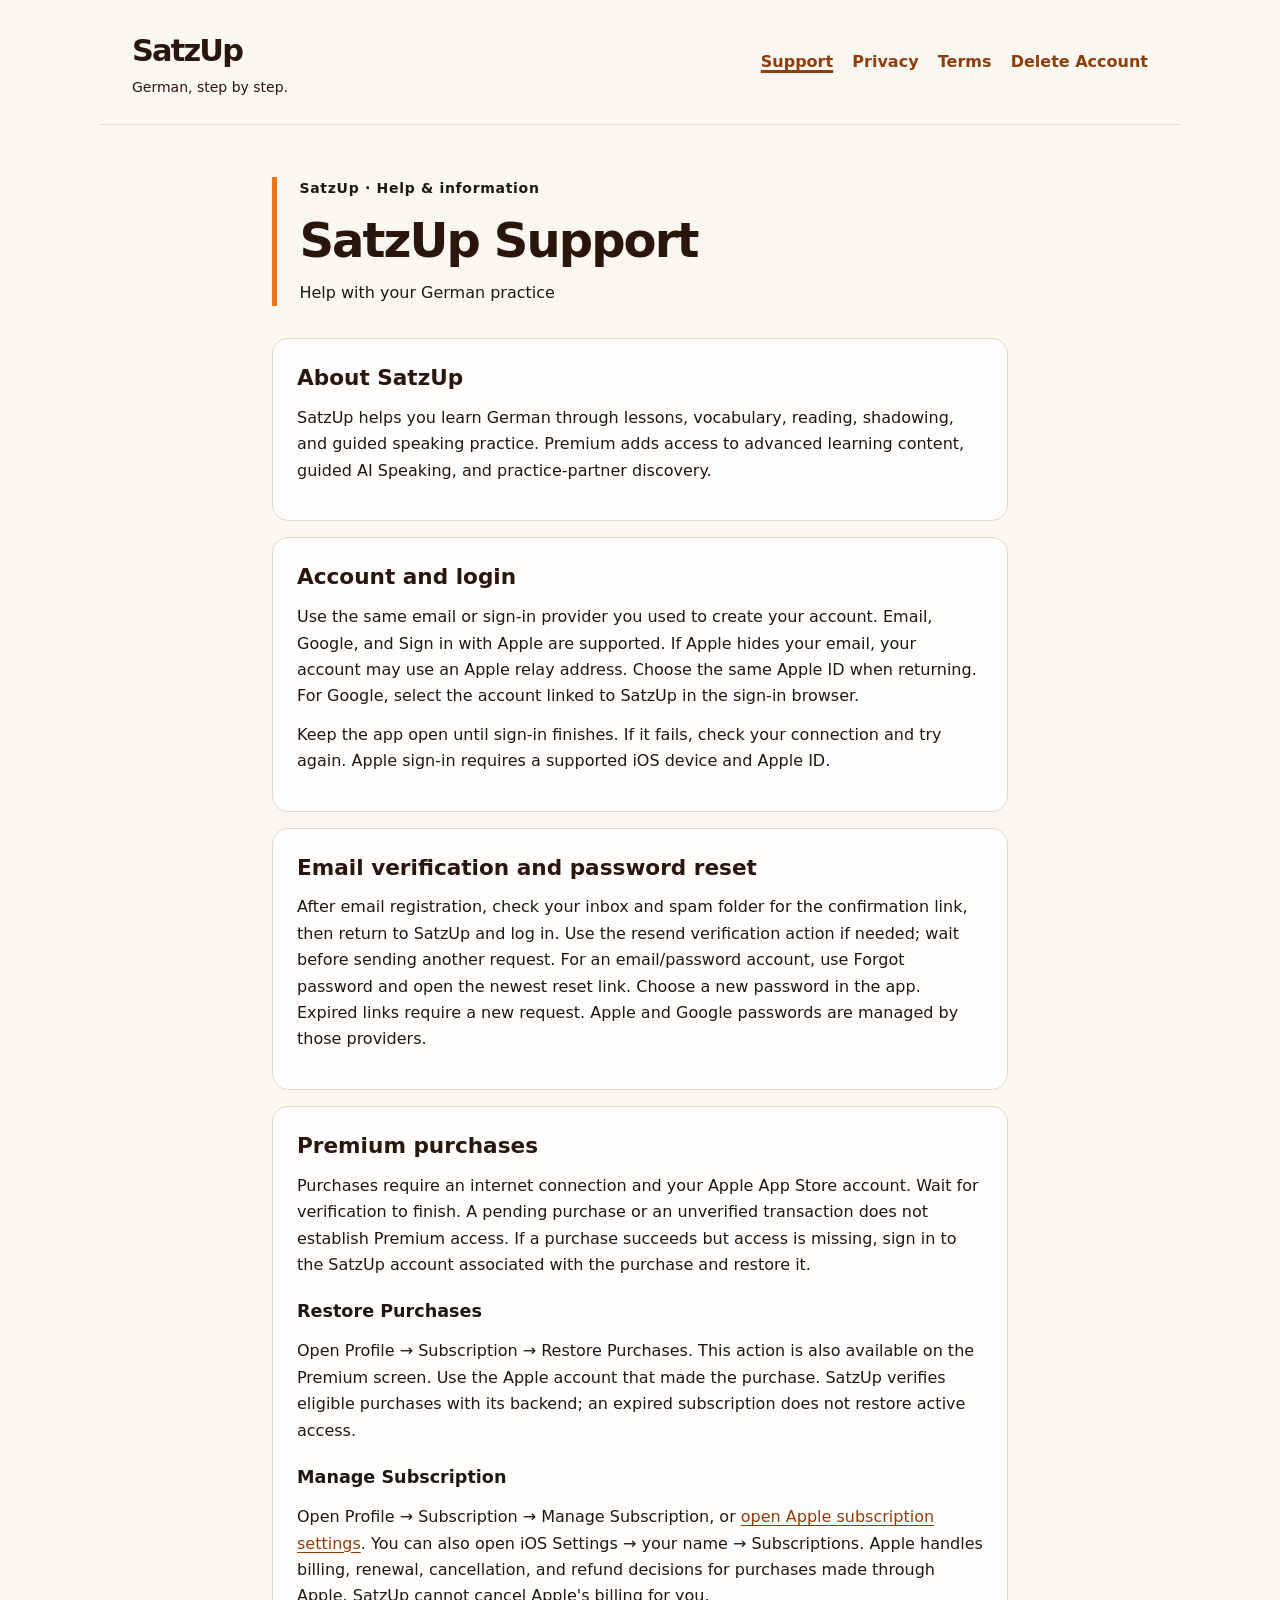
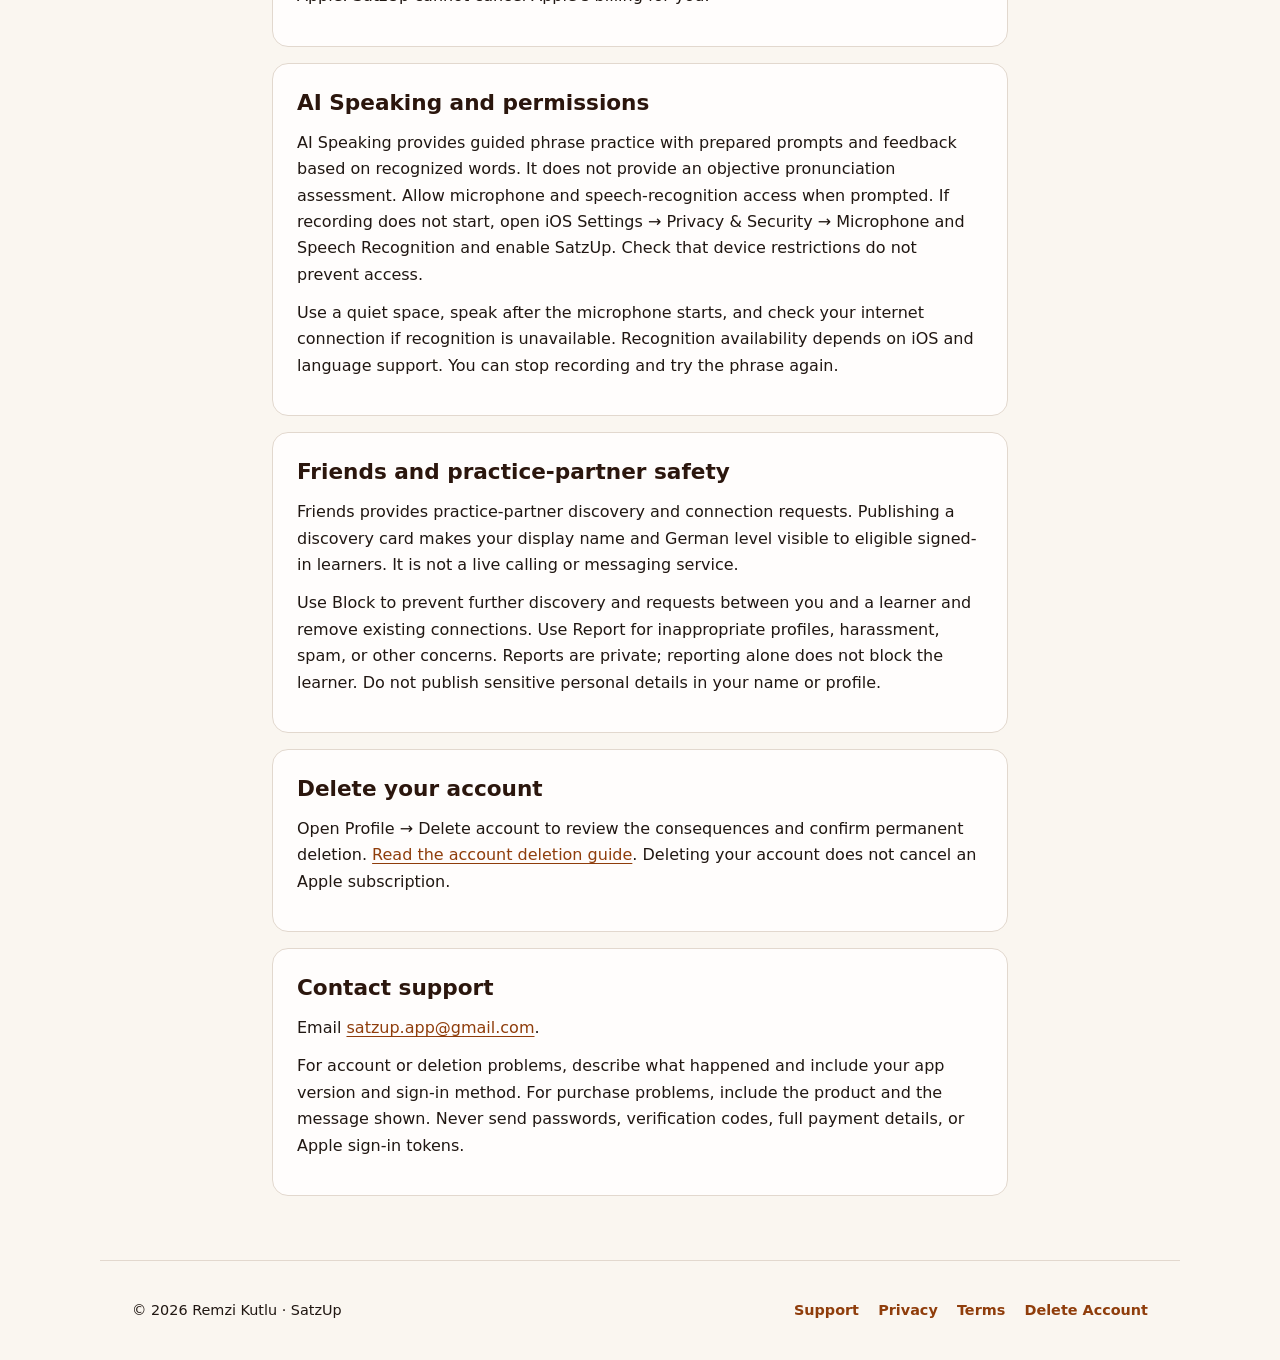
<file: index.html>
<!doctype html>
<html lang="en"><head><meta charset="utf-8"><meta name="viewport" content="width=device-width, initial-scale=1"><meta name="description" content="SatzUp Support for SatzUp German learning."><title>SatzUp Support · SatzUp</title><link rel="stylesheet" href="styles.css"></head>
<body><a class="skip" href="#main">Skip to content</a><header><a class="brand" href="index.html">SatzUp<span>German, step by step.</span></a><nav aria-label="Main navigation"><a aria-current="page" href="index.html">Support</a><a href="privacy.html">Privacy</a><a href="terms.html">Terms</a><a href="delete-account.html">Delete Account</a></nav></header><main id="main"><div class="heading"><p class="eyebrow">SatzUp · Help &amp; information</p><h1>SatzUp Support</h1><p>Help with your German practice</p></div>
<section><h2>About SatzUp</h2><p>SatzUp helps you learn German through lessons, vocabulary, reading, shadowing, and guided speaking practice. Premium adds access to advanced learning content, guided AI Speaking, and practice-partner discovery.</p></section>
<section><h2>Account and login</h2><p>Use the same email or sign-in provider you used to create your account. Email, Google, and Sign in with Apple are supported. If Apple hides your email, your account may use an Apple relay address. Choose the same Apple ID when returning. For Google, select the account linked to SatzUp in the sign-in browser.</p><p>Keep the app open until sign-in finishes. If it fails, check your connection and try again. Apple sign-in requires a supported iOS device and Apple ID.</p></section>
<section><h2>Email verification and password reset</h2><p>After email registration, check your inbox and spam folder for the confirmation link, then return to SatzUp and log in. Use the resend verification action if needed; wait before sending another request. For an email/password account, use Forgot password and open the newest reset link. Choose a new password in the app. Expired links require a new request. Apple and Google passwords are managed by those providers.</p></section>
<section><h2>Premium purchases</h2><p>Purchases require an internet connection and your Apple App Store account. Wait for verification to finish. A pending purchase or an unverified transaction does not establish Premium access. If a purchase succeeds but access is missing, sign in to the SatzUp account associated with the purchase and restore it.</p><h3>Restore Purchases</h3><p>Open Profile → Subscription → Restore Purchases. This action is also available on the Premium screen. Use the Apple account that made the purchase. SatzUp verifies eligible purchases with its backend; an expired subscription does not restore active access.</p><h3>Manage Subscription</h3><p>Open Profile → Subscription → Manage Subscription, or <a href="https://apps.apple.com/account/subscriptions">open Apple subscription settings</a>. You can also open iOS Settings → your name → Subscriptions. Apple handles billing, renewal, cancellation, and refund decisions for purchases made through Apple. SatzUp cannot cancel Apple's billing for you.</p></section>
<section><h2>AI Speaking and permissions</h2><p>AI Speaking provides guided phrase practice with prepared prompts and feedback based on recognized words. It does not provide an objective pronunciation assessment. Allow microphone and speech-recognition access when prompted. If recording does not start, open iOS Settings → Privacy &amp; Security → Microphone and Speech Recognition and enable SatzUp. Check that device restrictions do not prevent access.</p><p>Use a quiet space, speak after the microphone starts, and check your internet connection if recognition is unavailable. Recognition availability depends on iOS and language support. You can stop recording and try the phrase again.</p></section>
<section><h2>Friends and practice-partner safety</h2><p>Friends provides practice-partner discovery and connection requests. Publishing a discovery card makes your display name and German level visible to eligible signed-in learners. It is not a live calling or messaging service.</p><p>Use Block to prevent further discovery and requests between you and a learner and remove existing connections. Use Report for inappropriate profiles, harassment, spam, or other concerns. Reports are private; reporting alone does not block the learner. Do not publish sensitive personal details in your name or profile.</p></section>
<section><h2>Delete your account</h2><p>Open Profile → Delete account to review the consequences and confirm permanent deletion. <a href="delete-account.html">Read the account deletion guide</a>. Deleting your account does not cancel an Apple subscription.</p></section>
<section id="contact"><h2>Contact support</h2><p>Email <a href="mailto:satzup.app@gmail.com">satzup.app@gmail.com</a>.</p><p>For account or deletion problems, describe what happened and include your app version and sign-in method. For purchase problems, include the product and the message shown. Never send passwords, verification codes, full payment details, or Apple sign-in tokens.</p></section></main><footer><p>© 2026 Remzi Kutlu · SatzUp</p><nav aria-label="Main navigation"><a href="index.html">Support</a><a href="privacy.html">Privacy</a><a href="terms.html">Terms</a><a href="delete-account.html">Delete Account</a></nav></footer></body></html>
</file>
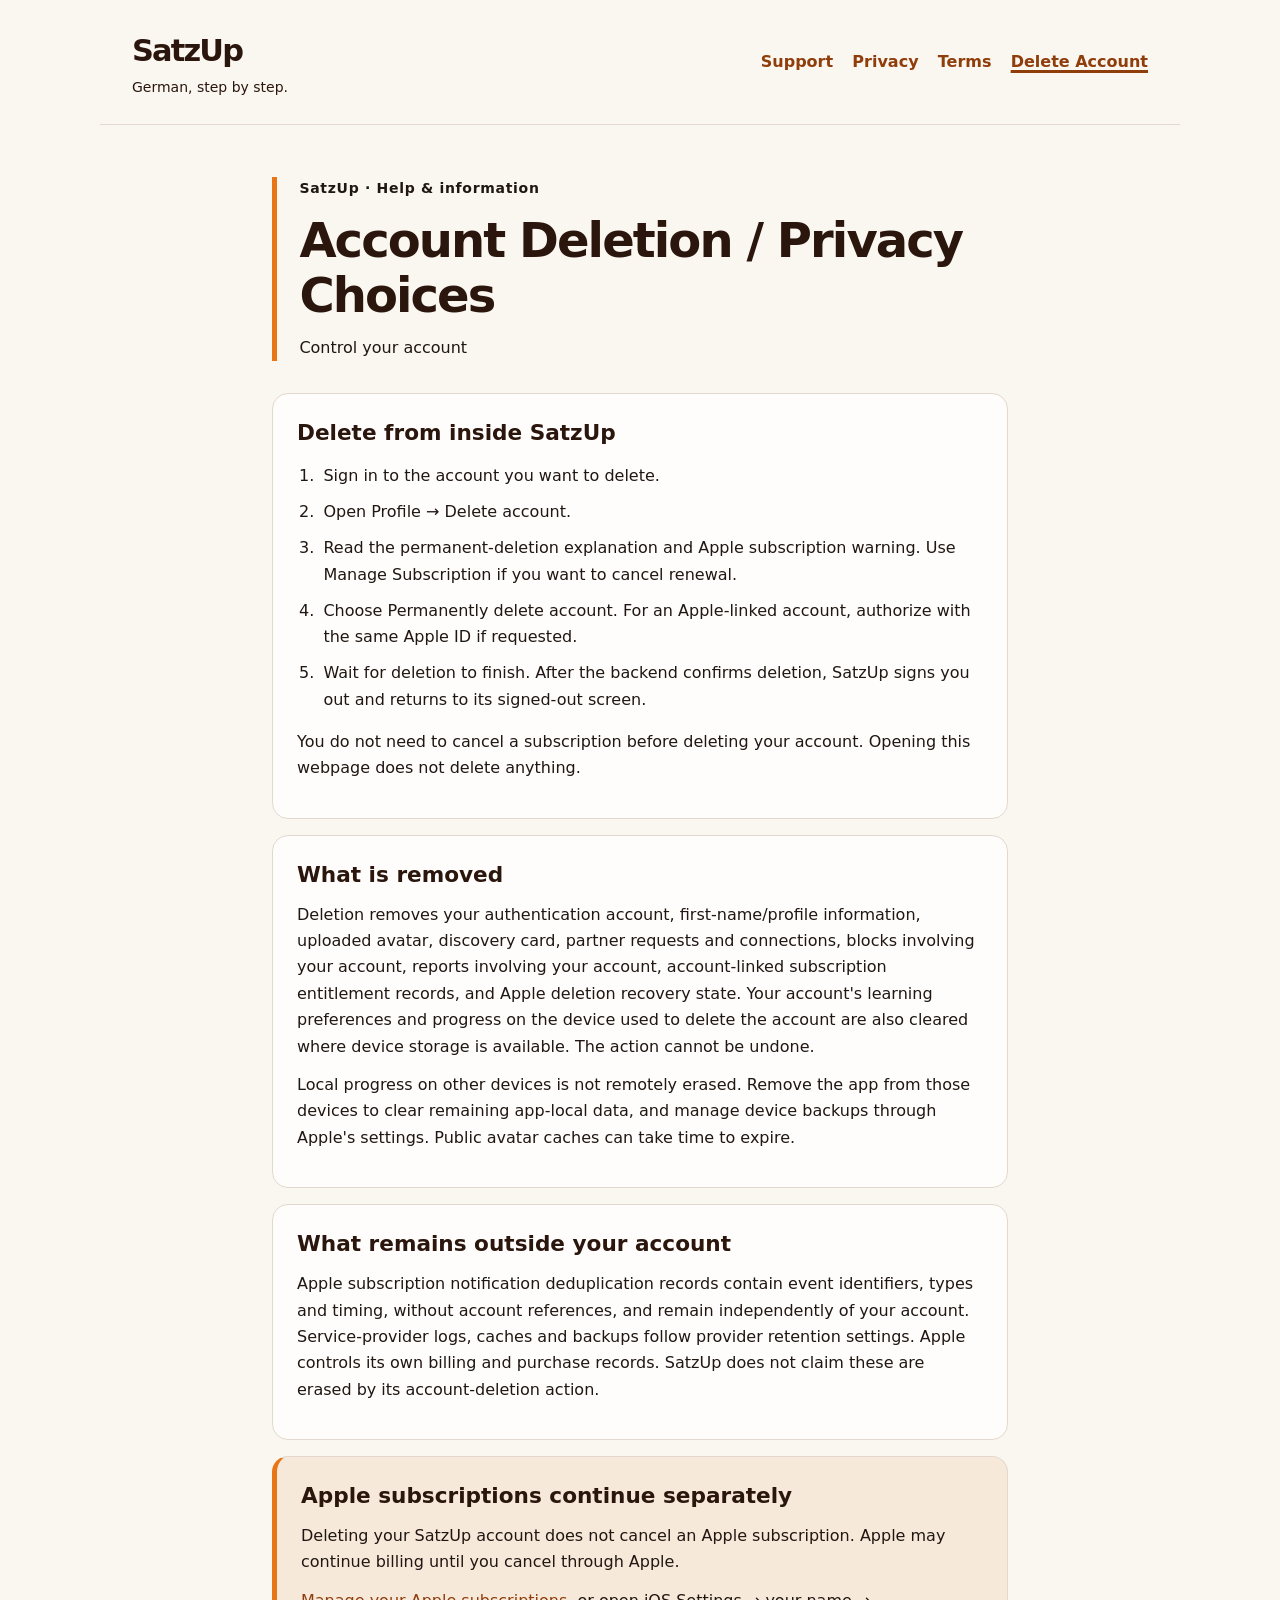
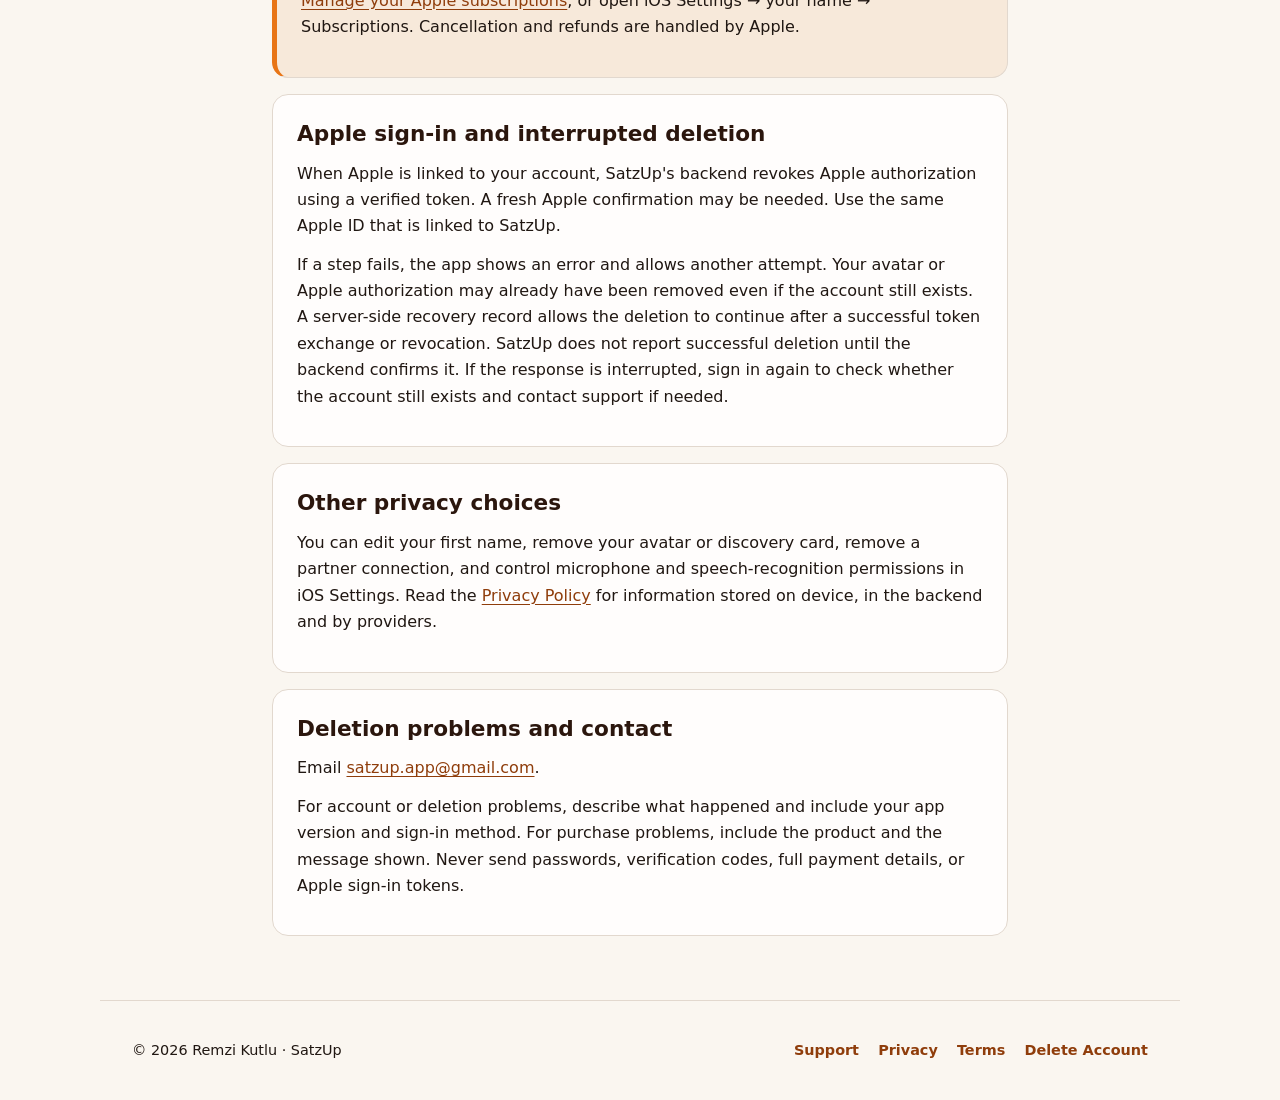
<file: delete-account.html>
<!doctype html>
<html lang="en"><head><meta charset="utf-8"><meta name="viewport" content="width=device-width, initial-scale=1"><meta name="description" content="Account Deletion / Privacy Choices for SatzUp German learning."><title>Account Deletion / Privacy Choices · SatzUp</title><link rel="stylesheet" href="styles.css"></head>
<body><a class="skip" href="#main">Skip to content</a><header><a class="brand" href="index.html">SatzUp<span>German, step by step.</span></a><nav aria-label="Main navigation"><a href="index.html">Support</a><a href="privacy.html">Privacy</a><a href="terms.html">Terms</a><a aria-current="page" href="delete-account.html">Delete Account</a></nav></header><main id="main"><div class="heading"><p class="eyebrow">SatzUp · Help &amp; information</p><h1>Account Deletion / Privacy Choices</h1><p>Control your account</p></div>
<section><h2>Delete from inside SatzUp</h2><ol><li>Sign in to the account you want to delete.</li><li>Open Profile → Delete account.</li><li>Read the permanent-deletion explanation and Apple subscription warning. Use Manage Subscription if you want to cancel renewal.</li><li>Choose Permanently delete account. For an Apple-linked account, authorize with the same Apple ID if requested.</li><li>Wait for deletion to finish. After the backend confirms deletion, SatzUp signs you out and returns to its signed-out screen.</li></ol><p>You do not need to cancel a subscription before deleting your account. Opening this webpage does not delete anything.</p></section>
<section><h2>What is removed</h2><p>Deletion removes your authentication account, first-name/profile information, uploaded avatar, discovery card, partner requests and connections, blocks involving your account, reports involving your account, account-linked subscription entitlement records, and Apple deletion recovery state. Your account's learning preferences and progress on the device used to delete the account are also cleared where device storage is available. The action cannot be undone.</p><p>Local progress on other devices is not remotely erased. Remove the app from those devices to clear remaining app-local data, and manage device backups through Apple's settings. Public avatar caches can take time to expire.</p></section>
<section><h2>What remains outside your account</h2><p>Apple subscription notification deduplication records contain event identifiers, types and timing, without account references, and remain independently of your account. Service-provider logs, caches and backups follow provider retention settings. Apple controls its own billing and purchase records. SatzUp does not claim these are erased by its account-deletion action.</p></section>
<section class="notice"><h2>Apple subscriptions continue separately</h2><p>Deleting your SatzUp account does not cancel an Apple subscription. Apple may continue billing until you cancel through Apple.</p><p><a href="https://apps.apple.com/account/subscriptions">Manage your Apple subscriptions</a>, or open iOS Settings → your name → Subscriptions. Cancellation and refunds are handled by Apple.</p></section>
<section><h2>Apple sign-in and interrupted deletion</h2><p>When Apple is linked to your account, SatzUp's backend revokes Apple authorization using a verified token. A fresh Apple confirmation may be needed. Use the same Apple ID that is linked to SatzUp.</p><p>If a step fails, the app shows an error and allows another attempt. Your avatar or Apple authorization may already have been removed even if the account still exists. A server-side recovery record allows the deletion to continue after a successful token exchange or revocation. SatzUp does not report successful deletion until the backend confirms it. If the response is interrupted, sign in again to check whether the account still exists and contact support if needed.</p></section>
<section><h2>Other privacy choices</h2><p>You can edit your first name, remove your avatar or discovery card, remove a partner connection, and control microphone and speech-recognition permissions in iOS Settings. Read the <a href="privacy.html">Privacy Policy</a> for information stored on device, in the backend and by providers.</p></section>
<section><h2>Deletion problems and contact</h2><p>Email <a href="mailto:satzup.app@gmail.com">satzup.app@gmail.com</a>.</p><p>For account or deletion problems, describe what happened and include your app version and sign-in method. For purchase problems, include the product and the message shown. Never send passwords, verification codes, full payment details, or Apple sign-in tokens.</p></section></main><footer><p>© 2026 Remzi Kutlu · SatzUp</p><nav aria-label="Main navigation"><a href="index.html">Support</a><a href="privacy.html">Privacy</a><a href="terms.html">Terms</a><a href="delete-account.html">Delete Account</a></nav></footer></body></html>
</file>
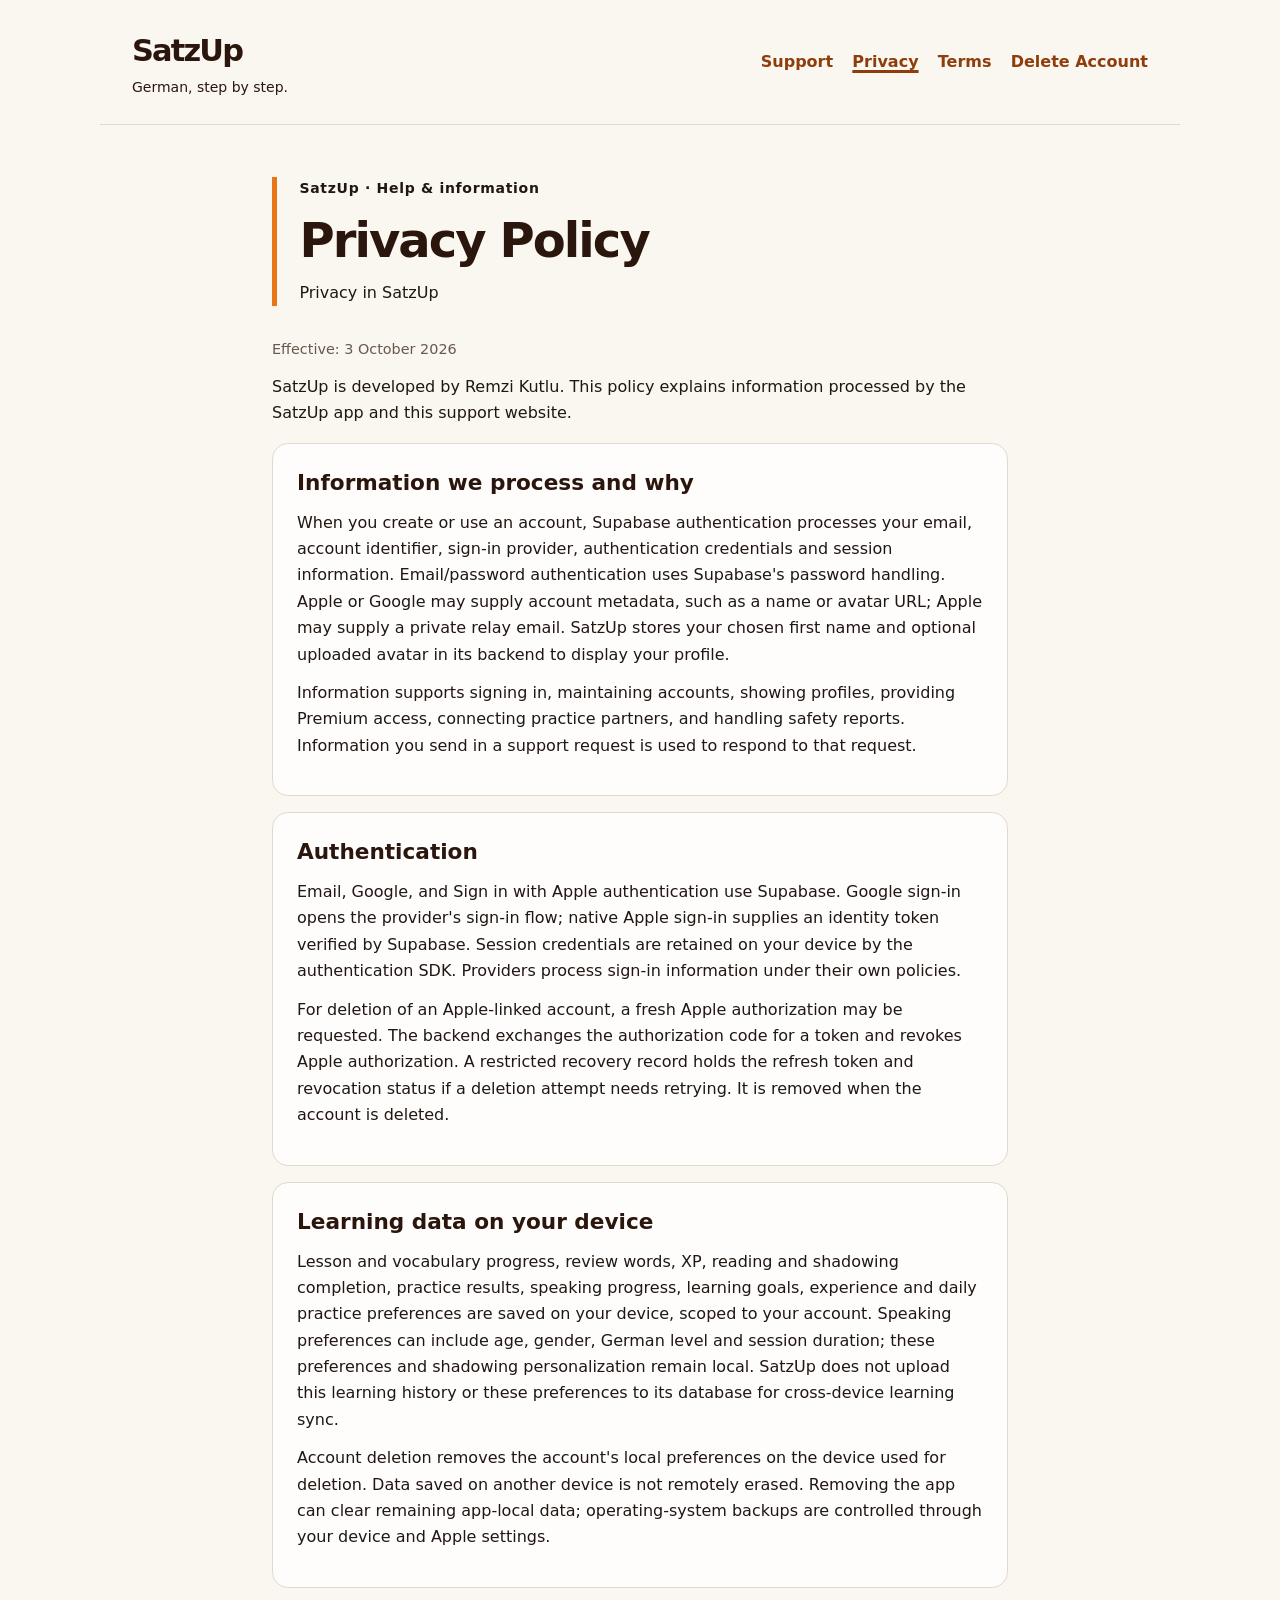
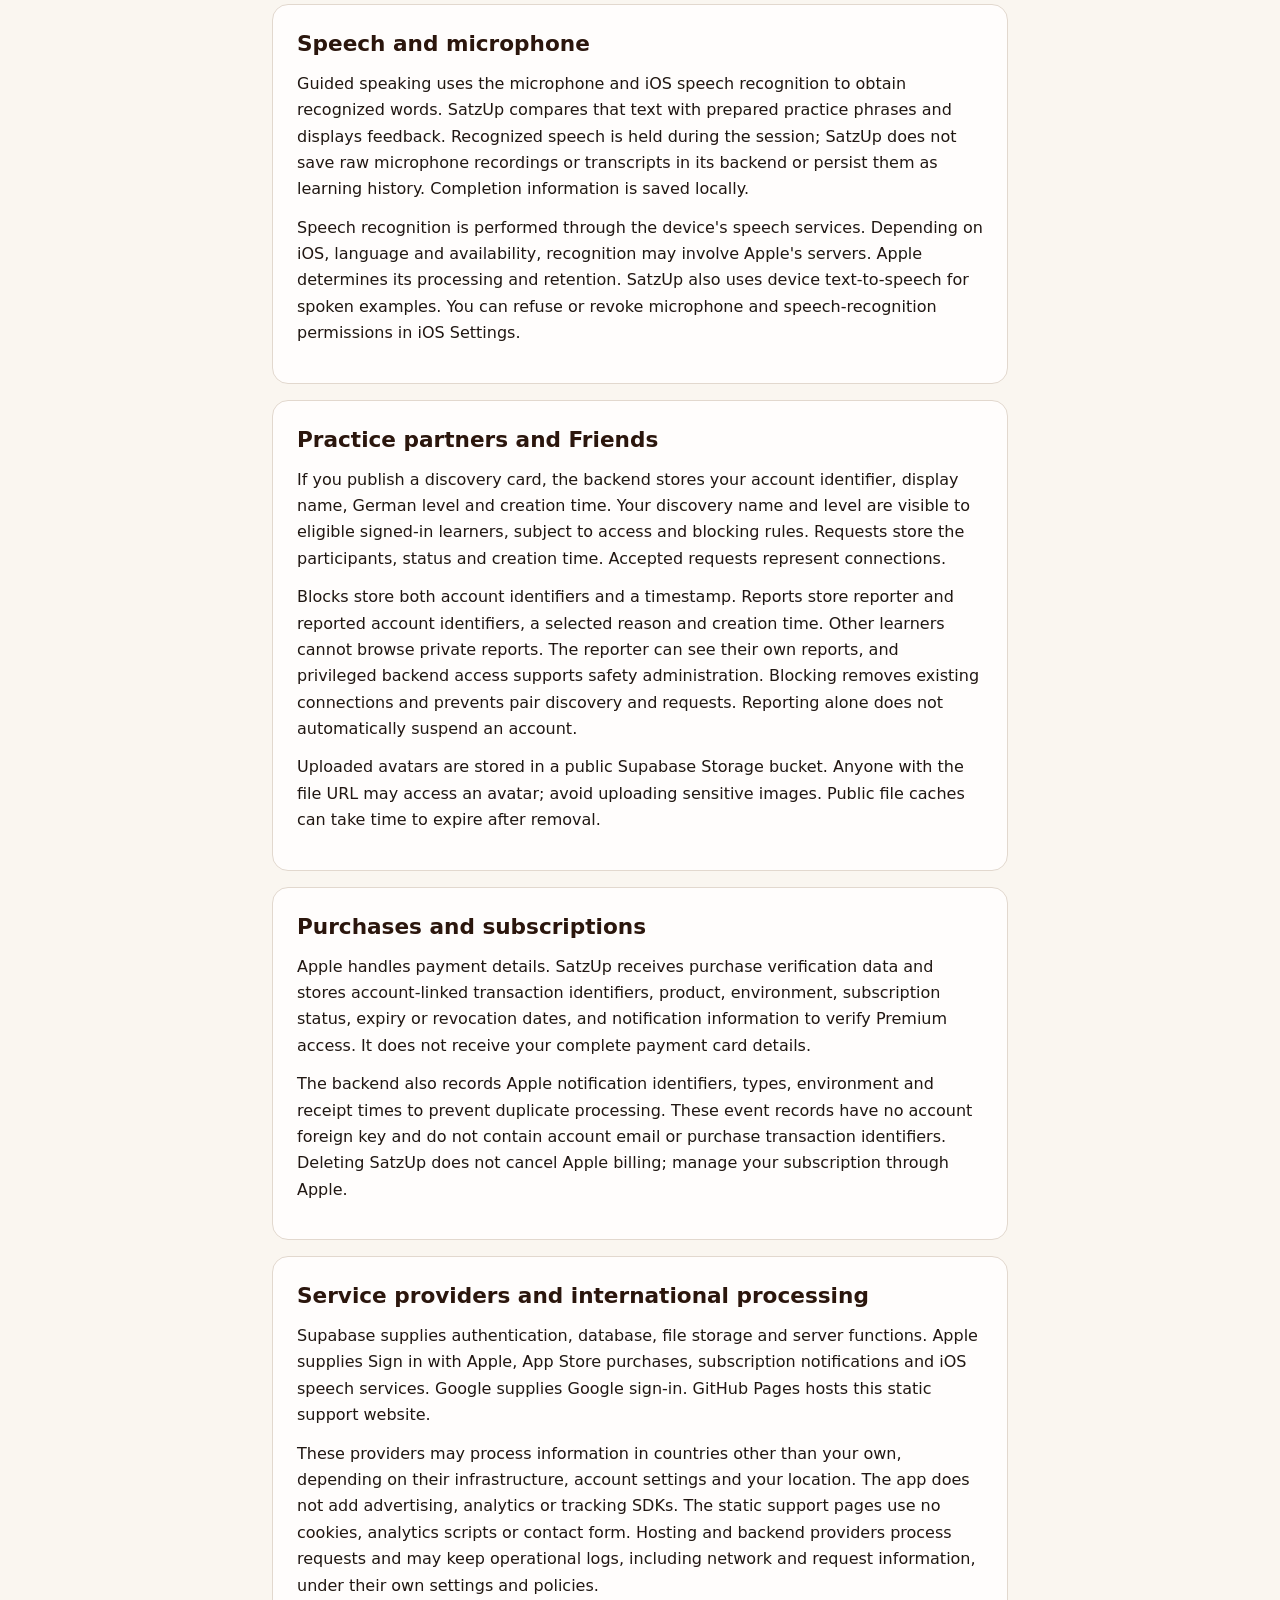
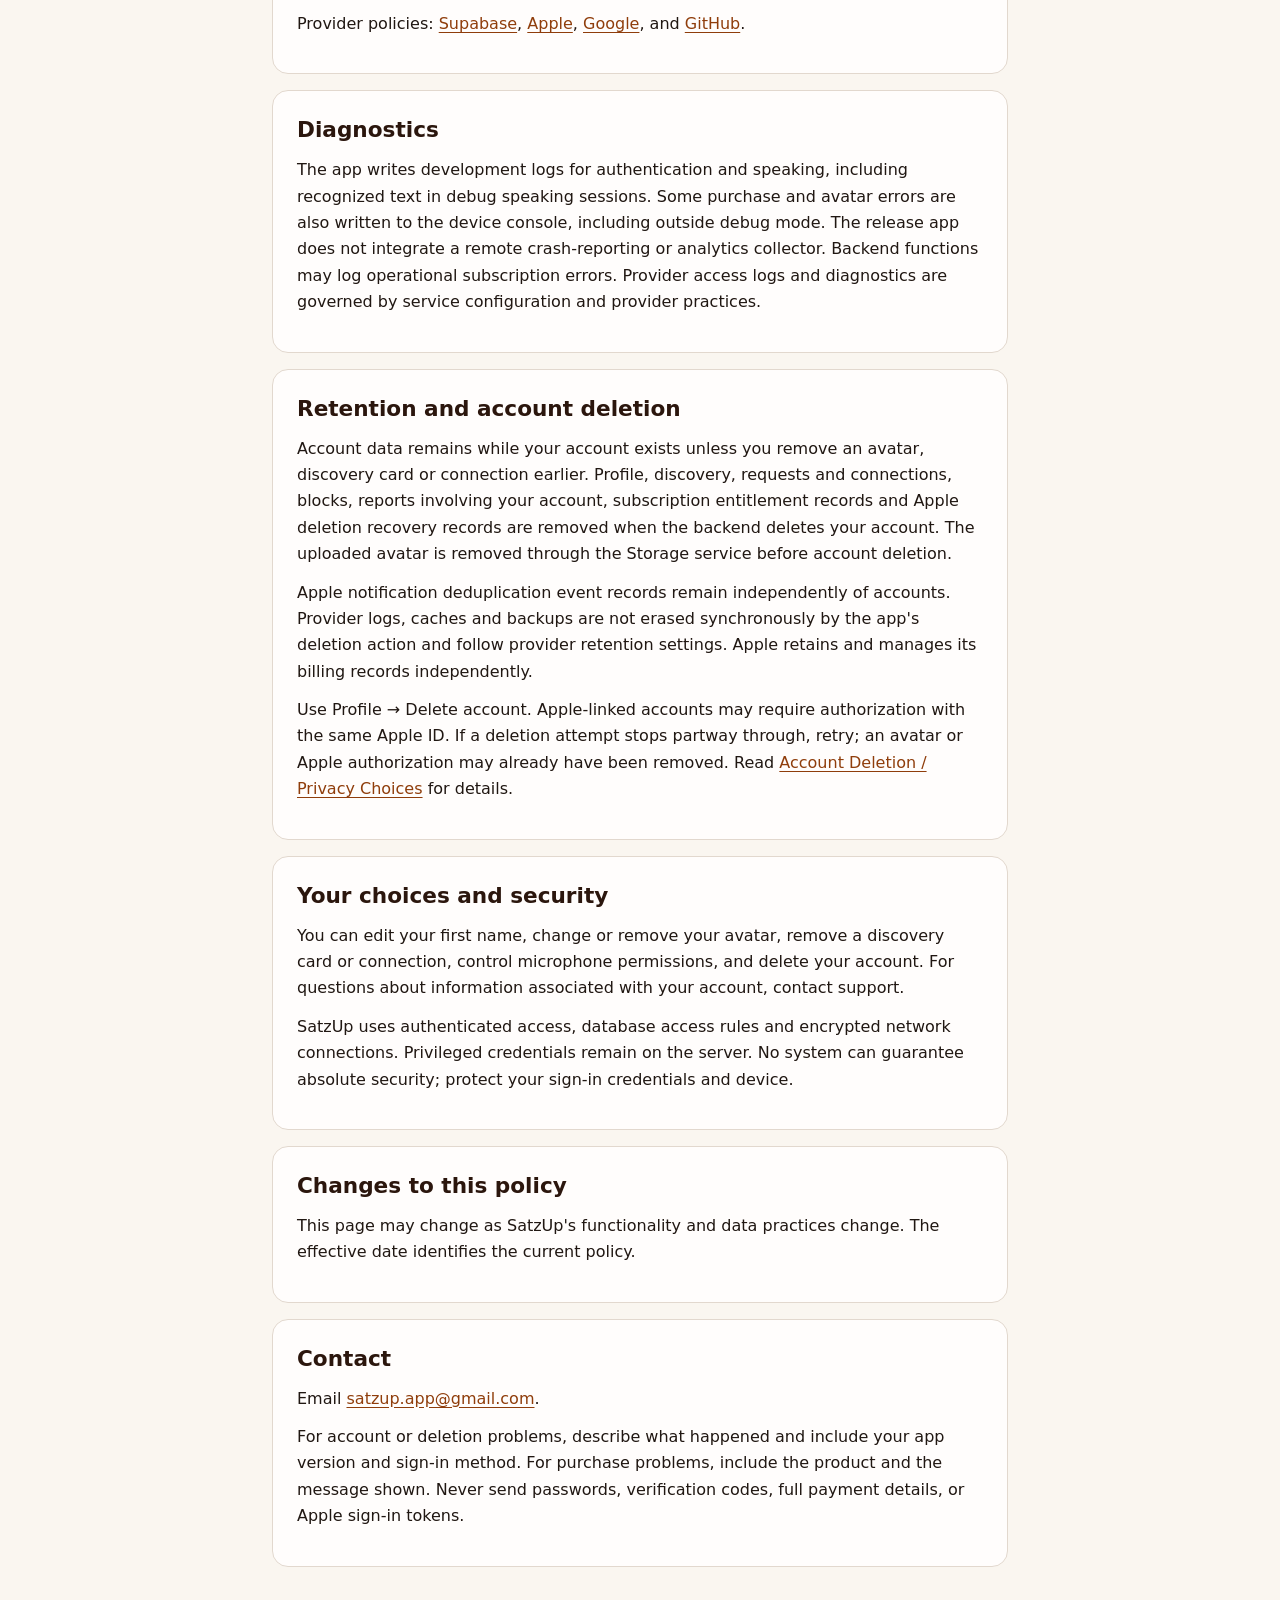
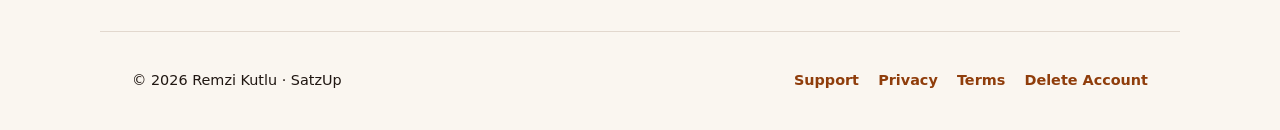
<file: privacy.html>
<!doctype html>
<html lang="en"><head><meta charset="utf-8"><meta name="viewport" content="width=device-width, initial-scale=1"><meta name="description" content="Privacy Policy for SatzUp German learning."><title>Privacy Policy · SatzUp</title><link rel="stylesheet" href="styles.css"></head>
<body><a class="skip" href="#main">Skip to content</a><header><a class="brand" href="index.html">SatzUp<span>German, step by step.</span></a><nav aria-label="Main navigation"><a href="index.html">Support</a><a aria-current="page" href="privacy.html">Privacy</a><a href="terms.html">Terms</a><a href="delete-account.html">Delete Account</a></nav></header><main id="main"><div class="heading"><p class="eyebrow">SatzUp · Help &amp; information</p><h1>Privacy Policy</h1><p>Privacy in SatzUp</p></div>
<p class="date">Effective: 3 October 2026</p><p>SatzUp is developed by Remzi Kutlu. This policy explains information processed by the SatzUp app and this support website.</p>
<section><h2>Information we process and why</h2><p>When you create or use an account, Supabase authentication processes your email, account identifier, sign-in provider, authentication credentials and session information. Email/password authentication uses Supabase's password handling. Apple or Google may supply account metadata, such as a name or avatar URL; Apple may supply a private relay email. SatzUp stores your chosen first name and optional uploaded avatar in its backend to display your profile.</p><p>Information supports signing in, maintaining accounts, showing profiles, providing Premium access, connecting practice partners, and handling safety reports. Information you send in a support request is used to respond to that request.</p></section>
<section><h2>Authentication</h2><p>Email, Google, and Sign in with Apple authentication use Supabase. Google sign-in opens the provider's sign-in flow; native Apple sign-in supplies an identity token verified by Supabase. Session credentials are retained on your device by the authentication SDK. Providers process sign-in information under their own policies.</p><p>For deletion of an Apple-linked account, a fresh Apple authorization may be requested. The backend exchanges the authorization code for a token and revokes Apple authorization. A restricted recovery record holds the refresh token and revocation status if a deletion attempt needs retrying. It is removed when the account is deleted.</p></section>
<section><h2>Learning data on your device</h2><p>Lesson and vocabulary progress, review words, XP, reading and shadowing completion, practice results, speaking progress, learning goals, experience and daily practice preferences are saved on your device, scoped to your account. Speaking preferences can include age, gender, German level and session duration; these preferences and shadowing personalization remain local. SatzUp does not upload this learning history or these preferences to its database for cross-device learning sync.</p><p>Account deletion removes the account's local preferences on the device used for deletion. Data saved on another device is not remotely erased. Removing the app can clear remaining app-local data; operating-system backups are controlled through your device and Apple settings.</p></section>
<section><h2>Speech and microphone</h2><p>Guided speaking uses the microphone and iOS speech recognition to obtain recognized words. SatzUp compares that text with prepared practice phrases and displays feedback. Recognized speech is held during the session; SatzUp does not save raw microphone recordings or transcripts in its backend or persist them as learning history. Completion information is saved locally.</p><p>Speech recognition is performed through the device's speech services. Depending on iOS, language and availability, recognition may involve Apple's servers. Apple determines its processing and retention. SatzUp also uses device text-to-speech for spoken examples. You can refuse or revoke microphone and speech-recognition permissions in iOS Settings.</p></section>
<section><h2>Practice partners and Friends</h2><p>If you publish a discovery card, the backend stores your account identifier, display name, German level and creation time. Your discovery name and level are visible to eligible signed-in learners, subject to access and blocking rules. Requests store the participants, status and creation time. Accepted requests represent connections.</p><p>Blocks store both account identifiers and a timestamp. Reports store reporter and reported account identifiers, a selected reason and creation time. Other learners cannot browse private reports. The reporter can see their own reports, and privileged backend access supports safety administration. Blocking removes existing connections and prevents pair discovery and requests. Reporting alone does not automatically suspend an account.</p><p>Uploaded avatars are stored in a public Supabase Storage bucket. Anyone with the file URL may access an avatar; avoid uploading sensitive images. Public file caches can take time to expire after removal.</p></section>
<section><h2>Purchases and subscriptions</h2><p>Apple handles payment details. SatzUp receives purchase verification data and stores account-linked transaction identifiers, product, environment, subscription status, expiry or revocation dates, and notification information to verify Premium access. It does not receive your complete payment card details.</p><p>The backend also records Apple notification identifiers, types, environment and receipt times to prevent duplicate processing. These event records have no account foreign key and do not contain account email or purchase transaction identifiers. Deleting SatzUp does not cancel Apple billing; manage your subscription through Apple.</p></section>
<section><h2>Service providers and international processing</h2><p>Supabase supplies authentication, database, file storage and server functions. Apple supplies Sign in with Apple, App Store purchases, subscription notifications and iOS speech services. Google supplies Google sign-in. GitHub Pages hosts this static support website.</p><p>These providers may process information in countries other than your own, depending on their infrastructure, account settings and your location. The app does not add advertising, analytics or tracking SDKs. The static support pages use no cookies, analytics scripts or contact form. Hosting and backend providers process requests and may keep operational logs, including network and request information, under their own settings and policies.</p><p>Provider policies: <a href="https://supabase.com/privacy">Supabase</a>, <a href="https://www.apple.com/legal/privacy/">Apple</a>, <a href="https://policies.google.com/privacy">Google</a>, and <a href="https://docs.github.com/en/site-policy/privacy-policies/github-general-privacy-statement">GitHub</a>.</p></section>
<section><h2>Diagnostics</h2><p>The app writes development logs for authentication and speaking, including recognized text in debug speaking sessions. Some purchase and avatar errors are also written to the device console, including outside debug mode. The release app does not integrate a remote crash-reporting or analytics collector. Backend functions may log operational subscription errors. Provider access logs and diagnostics are governed by service configuration and provider practices.</p></section>
<section><h2>Retention and account deletion</h2><p>Account data remains while your account exists unless you remove an avatar, discovery card or connection earlier. Profile, discovery, requests and connections, blocks, reports involving your account, subscription entitlement records and Apple deletion recovery records are removed when the backend deletes your account. The uploaded avatar is removed through the Storage service before account deletion.</p><p>Apple notification deduplication event records remain independently of accounts. Provider logs, caches and backups are not erased synchronously by the app's deletion action and follow provider retention settings. Apple retains and manages its billing records independently.</p><p>Use Profile → Delete account. Apple-linked accounts may require authorization with the same Apple ID. If a deletion attempt stops partway through, retry; an avatar or Apple authorization may already have been removed. Read <a href="delete-account.html">Account Deletion / Privacy Choices</a> for details.</p></section>
<section><h2>Your choices and security</h2><p>You can edit your first name, change or remove your avatar, remove a discovery card or connection, control microphone permissions, and delete your account. For questions about information associated with your account, contact support.</p><p>SatzUp uses authenticated access, database access rules and encrypted network connections. Privileged credentials remain on the server. No system can guarantee absolute security; protect your sign-in credentials and device.</p></section>
<section><h2>Changes to this policy</h2><p>This page may change as SatzUp's functionality and data practices change. The effective date identifies the current policy.</p></section>
<section><h2>Contact</h2><p>Email <a href="mailto:satzup.app@gmail.com">satzup.app@gmail.com</a>.</p><p>For account or deletion problems, describe what happened and include your app version and sign-in method. For purchase problems, include the product and the message shown. Never send passwords, verification codes, full payment details, or Apple sign-in tokens.</p></section></main><footer><p>© 2026 Remzi Kutlu · SatzUp</p><nav aria-label="Main navigation"><a href="index.html">Support</a><a href="privacy.html">Privacy</a><a href="terms.html">Terms</a><a href="delete-account.html">Delete Account</a></nav></footer></body></html>
</file>
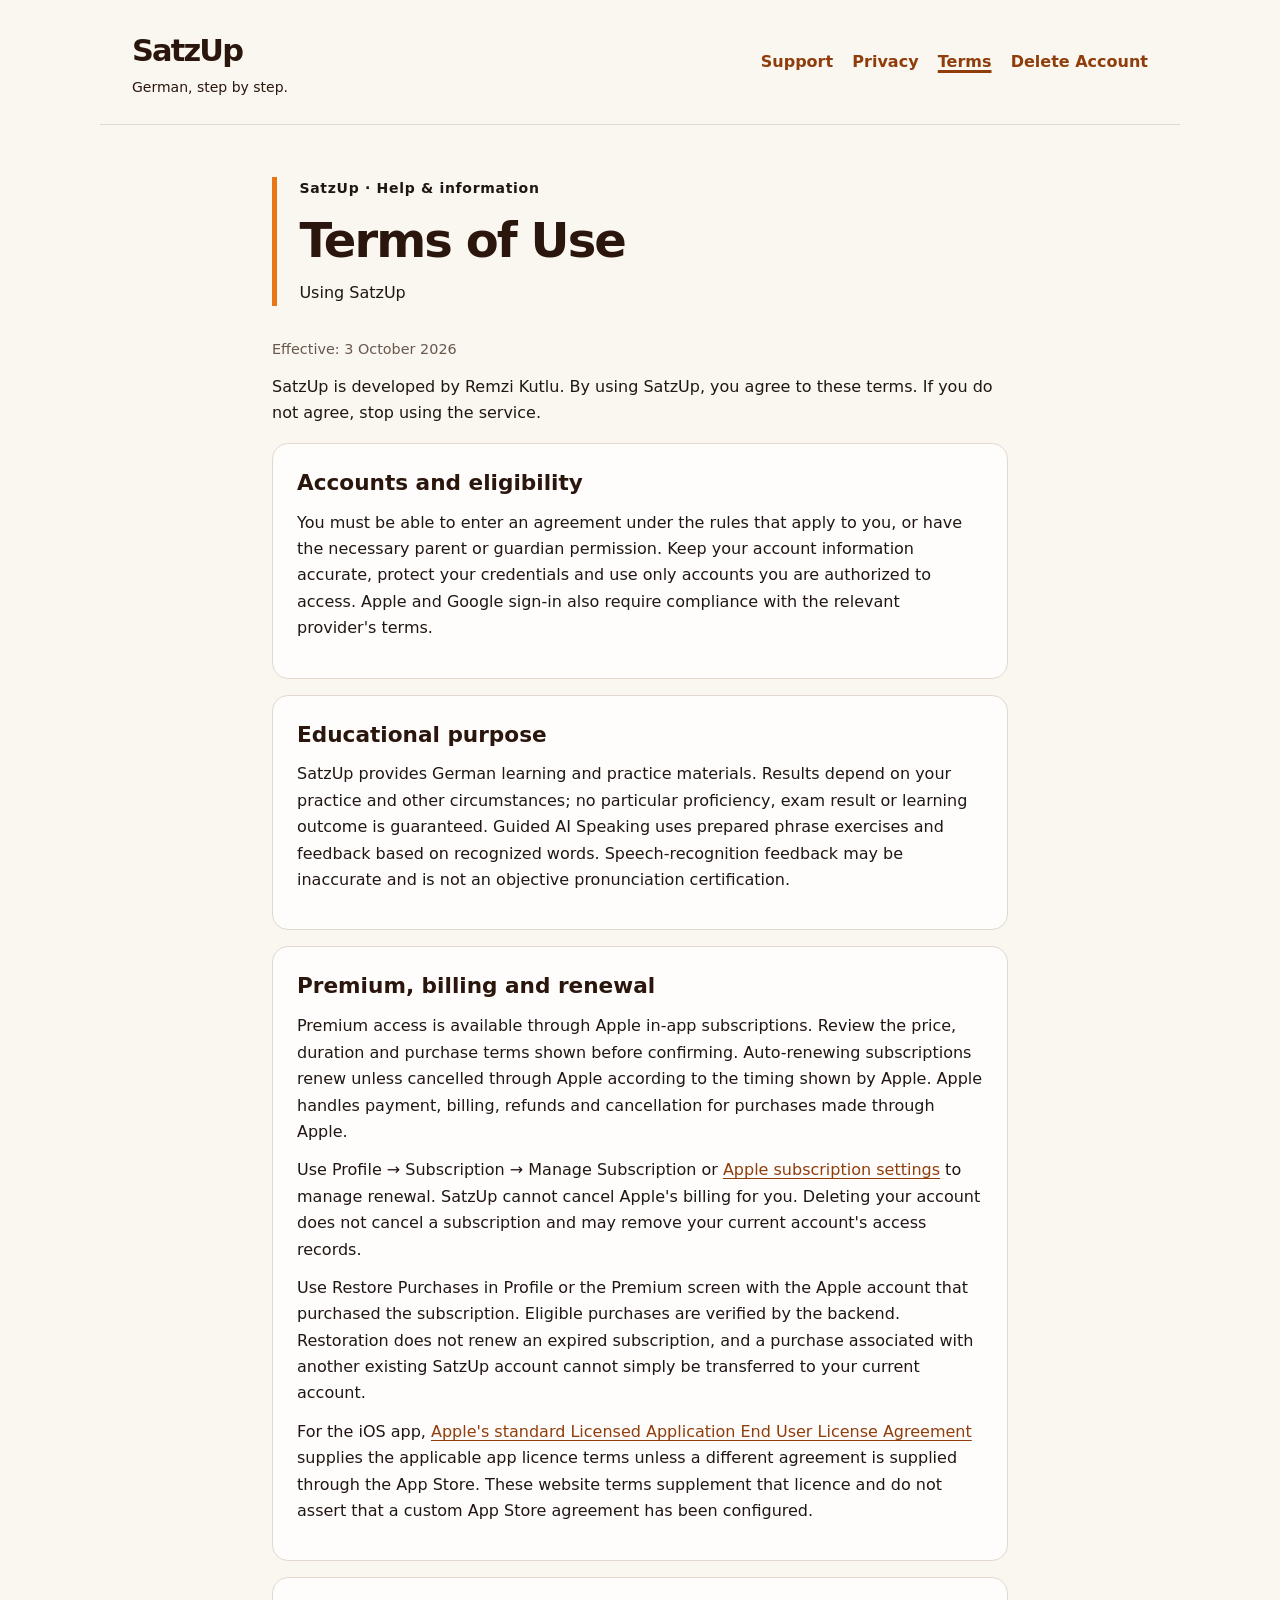
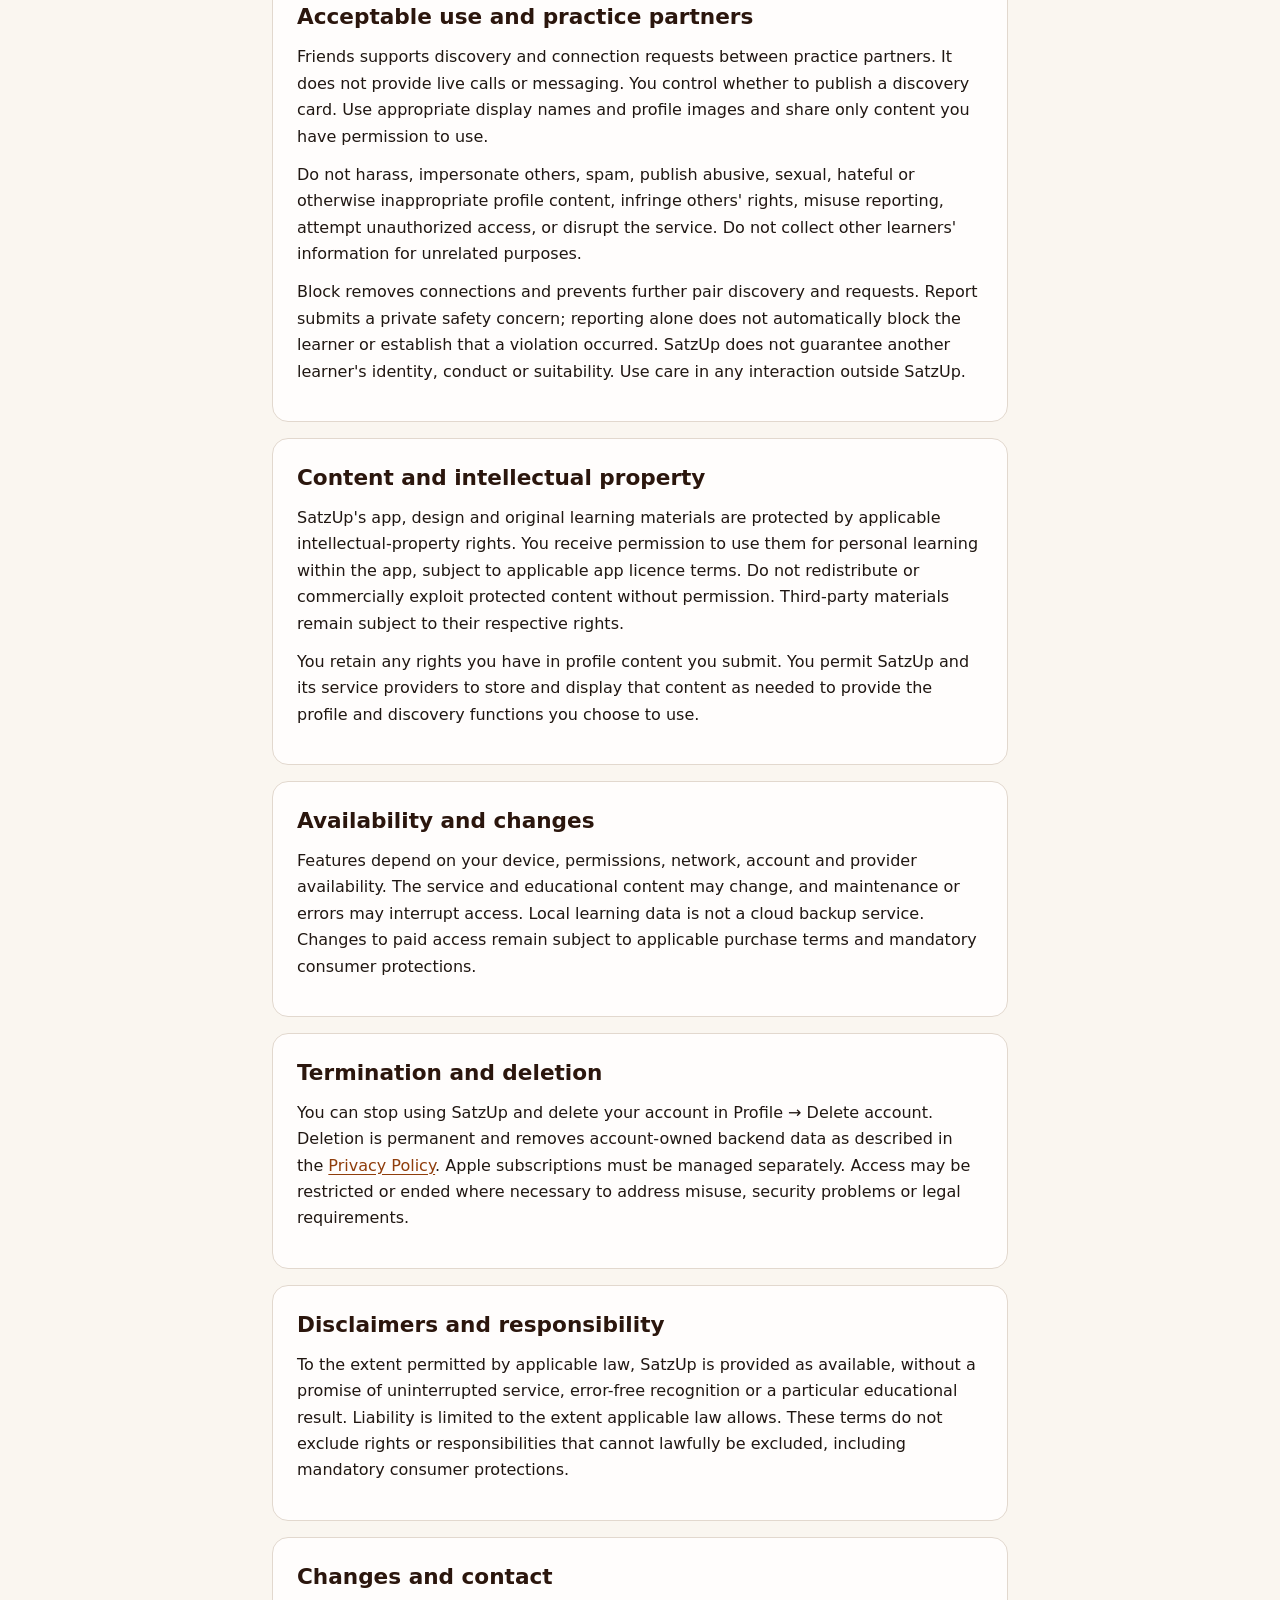
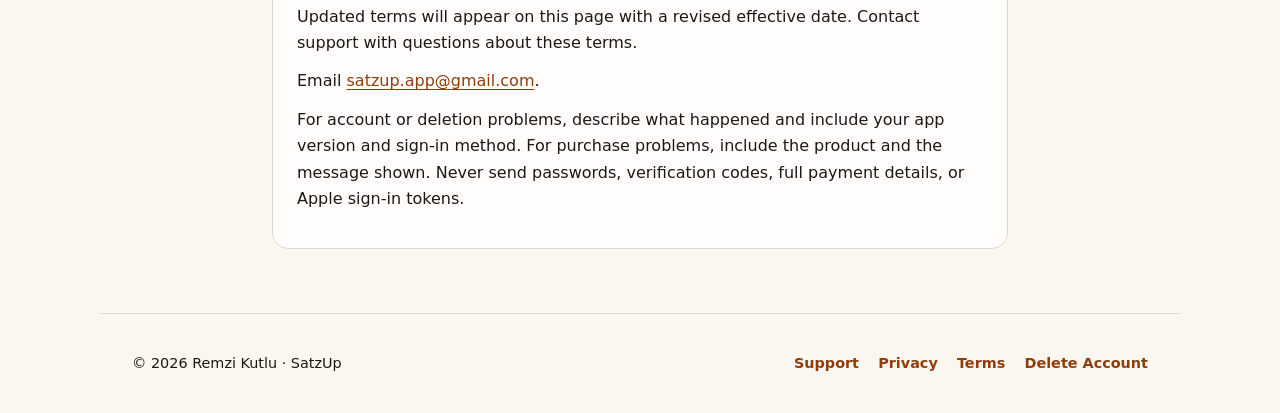
<file: terms.html>
<!doctype html>
<html lang="en"><head><meta charset="utf-8"><meta name="viewport" content="width=device-width, initial-scale=1"><meta name="description" content="Terms of Use for SatzUp German learning."><title>Terms of Use · SatzUp</title><link rel="stylesheet" href="styles.css"></head>
<body><a class="skip" href="#main">Skip to content</a><header><a class="brand" href="index.html">SatzUp<span>German, step by step.</span></a><nav aria-label="Main navigation"><a href="index.html">Support</a><a href="privacy.html">Privacy</a><a aria-current="page" href="terms.html">Terms</a><a href="delete-account.html">Delete Account</a></nav></header><main id="main"><div class="heading"><p class="eyebrow">SatzUp · Help &amp; information</p><h1>Terms of Use</h1><p>Using SatzUp</p></div>
<p class="date">Effective: 3 October 2026</p><p>SatzUp is developed by Remzi Kutlu. By using SatzUp, you agree to these terms. If you do not agree, stop using the service.</p>
<section><h2>Accounts and eligibility</h2><p>You must be able to enter an agreement under the rules that apply to you, or have the necessary parent or guardian permission. Keep your account information accurate, protect your credentials and use only accounts you are authorized to access. Apple and Google sign-in also require compliance with the relevant provider's terms.</p></section>
<section><h2>Educational purpose</h2><p>SatzUp provides German learning and practice materials. Results depend on your practice and other circumstances; no particular proficiency, exam result or learning outcome is guaranteed. Guided AI Speaking uses prepared phrase exercises and feedback based on recognized words. Speech-recognition feedback may be inaccurate and is not an objective pronunciation certification.</p></section>
<section><h2>Premium, billing and renewal</h2><p>Premium access is available through Apple in-app subscriptions. Review the price, duration and purchase terms shown before confirming. Auto-renewing subscriptions renew unless cancelled through Apple according to the timing shown by Apple. Apple handles payment, billing, refunds and cancellation for purchases made through Apple.</p><p>Use Profile → Subscription → Manage Subscription or <a href="https://apps.apple.com/account/subscriptions">Apple subscription settings</a> to manage renewal. SatzUp cannot cancel Apple's billing for you. Deleting your account does not cancel a subscription and may remove your current account's access records.</p><p>Use Restore Purchases in Profile or the Premium screen with the Apple account that purchased the subscription. Eligible purchases are verified by the backend. Restoration does not renew an expired subscription, and a purchase associated with another existing SatzUp account cannot simply be transferred to your current account.</p><p>For the iOS app, <a href="https://www.apple.com/legal/internet-services/itunes/dev/stdeula/">Apple's standard Licensed Application End User License Agreement</a> supplies the applicable app licence terms unless a different agreement is supplied through the App Store. These website terms supplement that licence and do not assert that a custom App Store agreement has been configured.</p></section>
<section><h2>Acceptable use and practice partners</h2><p>Friends supports discovery and connection requests between practice partners. It does not provide live calls or messaging. You control whether to publish a discovery card. Use appropriate display names and profile images and share only content you have permission to use.</p><p>Do not harass, impersonate others, spam, publish abusive, sexual, hateful or otherwise inappropriate profile content, infringe others' rights, misuse reporting, attempt unauthorized access, or disrupt the service. Do not collect other learners' information for unrelated purposes.</p><p>Block removes connections and prevents further pair discovery and requests. Report submits a private safety concern; reporting alone does not automatically block the learner or establish that a violation occurred. SatzUp does not guarantee another learner's identity, conduct or suitability. Use care in any interaction outside SatzUp.</p></section>
<section><h2>Content and intellectual property</h2><p>SatzUp's app, design and original learning materials are protected by applicable intellectual-property rights. You receive permission to use them for personal learning within the app, subject to applicable app licence terms. Do not redistribute or commercially exploit protected content without permission. Third-party materials remain subject to their respective rights.</p><p>You retain any rights you have in profile content you submit. You permit SatzUp and its service providers to store and display that content as needed to provide the profile and discovery functions you choose to use.</p></section>
<section><h2>Availability and changes</h2><p>Features depend on your device, permissions, network, account and provider availability. The service and educational content may change, and maintenance or errors may interrupt access. Local learning data is not a cloud backup service. Changes to paid access remain subject to applicable purchase terms and mandatory consumer protections.</p></section>
<section><h2>Termination and deletion</h2><p>You can stop using SatzUp and delete your account in Profile → Delete account. Deletion is permanent and removes account-owned backend data as described in the <a href="privacy.html">Privacy Policy</a>. Apple subscriptions must be managed separately. Access may be restricted or ended where necessary to address misuse, security problems or legal requirements.</p></section>
<section><h2>Disclaimers and responsibility</h2><p>To the extent permitted by applicable law, SatzUp is provided as available, without a promise of uninterrupted service, error-free recognition or a particular educational result. Liability is limited to the extent applicable law allows. These terms do not exclude rights or responsibilities that cannot lawfully be excluded, including mandatory consumer protections.</p></section>
<section><h2>Changes and contact</h2><p>Updated terms will appear on this page with a revised effective date. Contact support with questions about these terms.</p><p>Email <a href="mailto:satzup.app@gmail.com">satzup.app@gmail.com</a>.</p><p>For account or deletion problems, describe what happened and include your app version and sign-in method. For purchase problems, include the product and the message shown. Never send passwords, verification codes, full payment details, or Apple sign-in tokens.</p></section></main><footer><p>© 2026 Remzi Kutlu · SatzUp</p><nav aria-label="Main navigation"><a href="index.html">Support</a><a href="privacy.html">Privacy</a><a href="terms.html">Terms</a><a href="delete-account.html">Delete Account</a></nav></footer></body></html>
</file>
<file: styles.css>
:root{color-scheme:light;--cream:#faf6f0;--surface:#fffdfc;--brown:#2b160d;--accent:#8f3d0b;--orange:#e87516;--border:#e2d8ce}*{box-sizing:border-box}html{scroll-behavior:smooth}body{margin:0;background:var(--cream);color:#201712;font:1rem/1.65 system-ui,-apple-system,BlinkMacSystemFont,"Segoe UI",sans-serif}a{color:var(--accent);text-underline-offset:.2em;overflow-wrap:anywhere}a:hover{color:var(--brown)}a:focus-visible{outline:3px solid var(--orange);outline-offset:5px}header,footer{max-width:1080px;margin:auto;padding:1.6rem 2rem;display:flex;align-items:center;justify-content:space-between;gap:1.5rem;flex-wrap:wrap}header{border-bottom:1px solid var(--border)}.brand{font-size:1.9rem;font-weight:800;letter-spacing:-.06em;text-decoration:none;color:var(--brown)}.brand span{display:block;font-size:.875rem;font-weight:500;letter-spacing:normal}nav{display:flex;gap:.5rem 1.2rem;flex-wrap:wrap}nav a{font-weight:600;text-decoration:none;padding:.35rem 0}nav a[aria-current]{text-decoration:underline;text-decoration-thickness:3px}main{max-width:800px;margin:auto;padding:2.5rem 2rem 3rem}.heading{border-left:5px solid var(--orange);padding-left:1.4rem;margin-bottom:2rem}.eyebrow{font-size:.875rem;font-weight:700;letter-spacing:.05em}h1{font-size:clamp(2rem,5vw,3rem);line-height:1.15;color:var(--brown);letter-spacing:-.04em;margin:.6rem 0}h2{font-size:1.35rem;line-height:1.35;color:var(--brown);margin:0 0 .8rem}h3{font-size:1.1rem;margin:1.2rem 0 .5rem}p{margin:.75rem 0}section{background:var(--surface);border:1px solid var(--border);border-radius:16px;padding:1.5rem;margin:1rem 0}section.notice{border-left:5px solid var(--orange);background:#f7e9da}ol{padding-left:1.4rem}li{padding-left:.25rem;margin:.6rem 0}.date{font-size:.9rem;color:#68594e}footer{border-top:1px solid var(--border);font-size:.9rem}.skip{position:absolute;left:1rem;top:-5rem;background:var(--surface);padding:.5rem}.skip:focus{top:1rem}@media(max-width:560px){header,footer{padding:1.25rem}main{padding:1.8rem 1rem}section{padding:1.2rem}.heading{padding-left:1rem}nav{gap:.5rem 1rem}header{align-items:flex-start}h1{overflow-wrap:break-word}}@media(prefers-reduced-motion:reduce){html{scroll-behavior:auto}}
</file>
